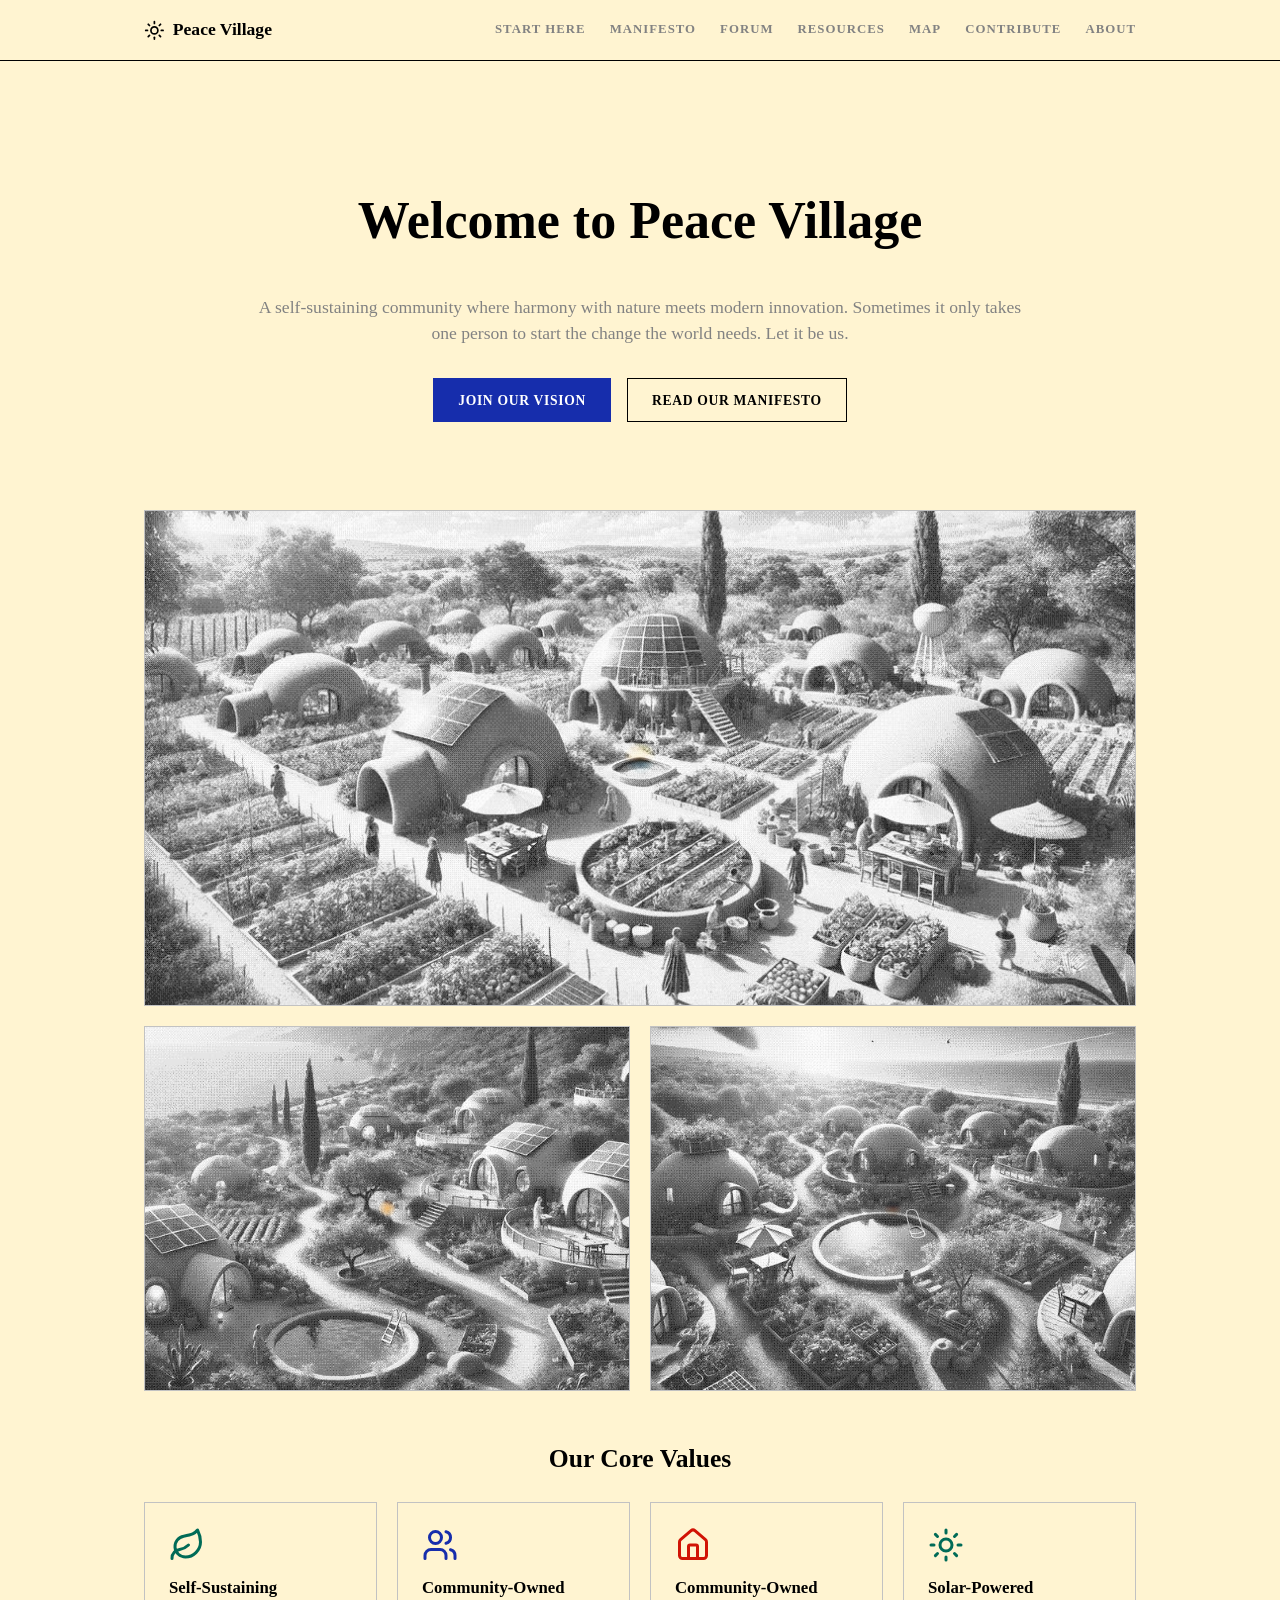
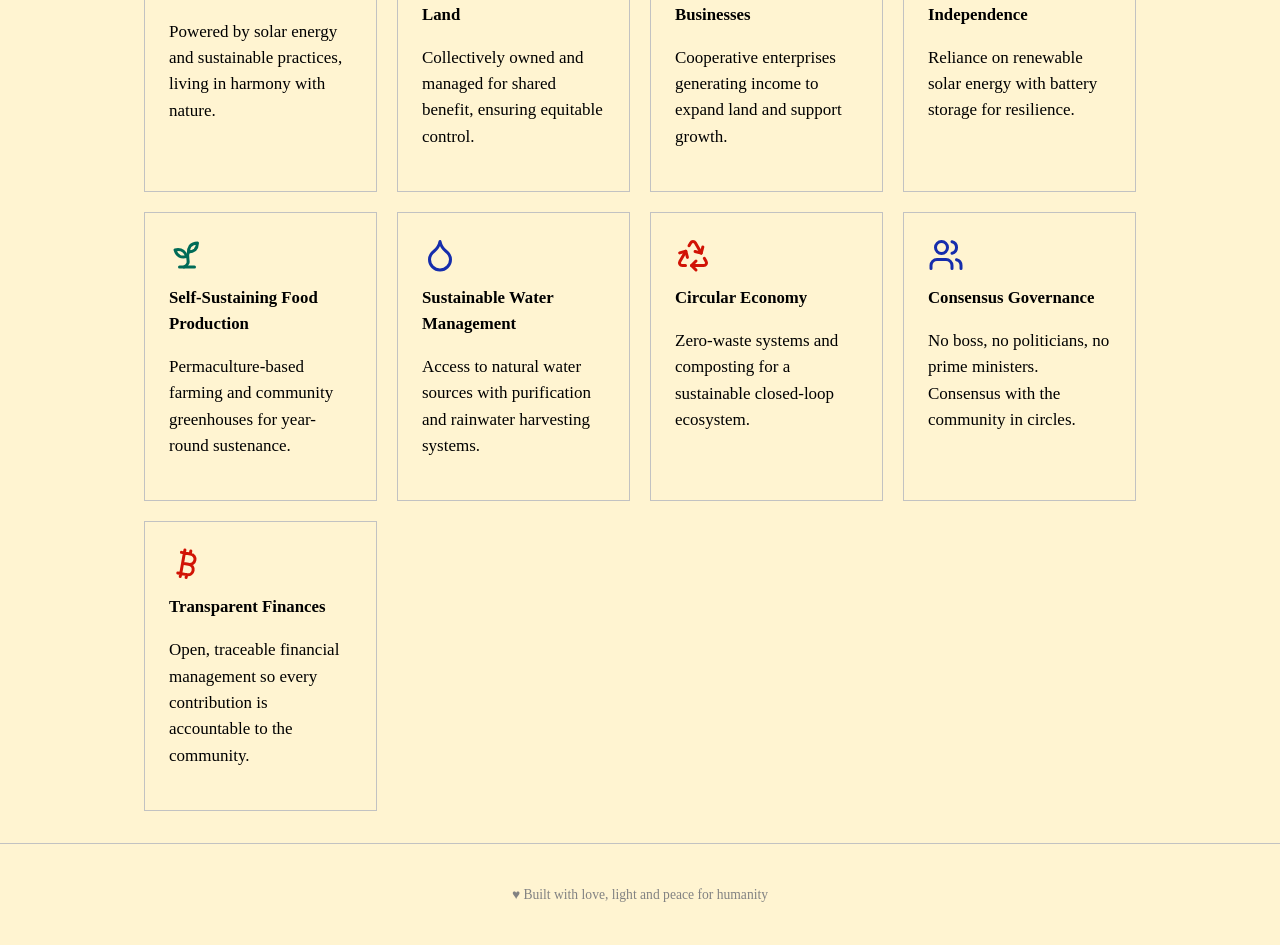
<file: index.html>
<!doctype html>
<html lang="en">
<head>
<meta charset="utf-8">
<meta name="viewport" content="width=device-width, initial-scale=1">
<title>Peace Village</title>
<meta name="description" content="A self-sustaining community where harmony with nature meets modern innovation.">
<link rel="stylesheet" href="assets/css/style.css">
</head>
<body>

<header class="site-header">
  <div class="container bar">
    <a href="index.html" class="brand"><svg class="brand-icon" viewBox="0 0 24 24" fill="none" stroke="currentColor" stroke-width="2" stroke-linecap="round" stroke-linejoin="round"><circle cx="12" cy="12" r="4"/><path d="M12 2v2"/><path d="M12 20v2"/><path d="m4.93 4.93 1.41 1.41"/><path d="m17.66 17.66 1.41 1.41"/><path d="M2 12h2"/><path d="M20 12h2"/><path d="m6.34 17.66-1.41 1.41"/><path d="m19.07 4.93-1.41 1.41"/></svg>Peace Village</a>
    <nav class="main-nav">
      <a href="start-here.html">Start Here</a>
      <a href="manifesto.html">Manifesto</a>
      <a href="forum.html">Forum</a>
      <a href="resources.html">Resources</a>
      <a href="map.html">Map</a>
      <a href="contribute.html">Contribute</a>
      <a href="about.html">About</a>
    </nav>
  </div>
</header>

<main>
  <div class="container">
    <section class="hero">
      <h1>Welcome to Peace Village</h1>
      <p class="lead" style="max-width:48rem;margin:1rem auto 0;">
        A self-sustaining community where harmony with nature meets modern innovation.
        Sometimes it only takes one person to start the change the world needs. Let it be us.
      </p>
      <div class="hero-actions">
        <a href="contribute.html" class="btn btn-primary">Join Our Vision</a>
        <a href="manifesto.html" class="btn btn-outline">Read Our Manifesto</a>
      </div>
    </section>

    <section class="hero-image">
      <div class="dither-reveal" data-reveal-size="22" style="width:100%;height:100%;">
        <img class="color-layer" src="assets/images/hero-color.jpg" alt="Peace Village — dome homes, gardens, and solar panels">
        <img class="dither-layer" src="assets/images/hero-dither.jpg" alt="">
      </div>
    </section>

    <section class="hero-gallery">
      <div class="hero-image">
        <div class="dither-reveal" data-reveal-size="28" style="width:100%;height:100%;">
          <img class="color-layer" src="assets/images/vision-1-color.jpg" alt="Peace Village — dome homes by the coast at sunset">
          <img class="dither-layer" src="assets/images/vision-1-dither.jpg" alt="">
        </div>
      </div>
      <div class="hero-image">
        <div class="dither-reveal" data-reveal-size="28" style="width:100%;height:100%;">
          <img class="color-layer" src="assets/images/vision-2-color.jpg" alt="Peace Village — dome homes with pools and gardens by the sea">
          <img class="dither-layer" src="assets/images/vision-2-dither.jpg" alt="">
        </div>
      </div>
    </section>

    <section>
      <h2 style="text-align:center;margin-top:3rem;">Our Core Values</h2>
      <div class="grid grid-3" style="margin-top:1.5rem;">
        <div class="card">
          <svg class="card-icon icon-green" viewBox="0 0 24 24" fill="none" stroke="currentColor" stroke-width="2" stroke-linecap="round" stroke-linejoin="round"><path d="M11 20A7 7 0 0 1 9.8 6.1C15.5 5 17 4.48 19 2c1 2 2 4.18 2 8 0 5.5-4.78 10-10 10Z"/><path d="M2 21c0-3 1.85-5.36 5.08-6C9.5 14.52 12 13 13 12"/></svg>
          <strong>Self-Sustaining</strong>
          <p>Powered by solar energy and sustainable practices, living in harmony with nature.</p>
        </div>
        <div class="card">
          <svg class="card-icon icon-blue" viewBox="0 0 24 24" fill="none" stroke="currentColor" stroke-width="2" stroke-linecap="round" stroke-linejoin="round"><path d="M16 21v-2a4 4 0 0 0-4-4H6a4 4 0 0 0-4 4v2"/><circle cx="9" cy="7" r="4"/><path d="M22 21v-2a4 4 0 0 0-3-3.87"/><path d="M16 3.13a4 4 0 0 1 0 7.75"/></svg>
          <strong>Community-Owned Land</strong>
          <p>Collectively owned and managed for shared benefit, ensuring equitable control.</p>
        </div>
        <div class="card">
          <svg class="card-icon icon-red" viewBox="0 0 24 24" fill="none" stroke="currentColor" stroke-width="2" stroke-linecap="round" stroke-linejoin="round"><path d="M15 21v-8a1 1 0 0 0-1-1h-4a1 1 0 0 0-1 1v8"/><path d="M3 10a2 2 0 0 1 .709-1.528l7-5.999a2 2 0 0 1 2.582 0l7 5.999A2 2 0 0 1 21 10v9a2 2 0 0 1-2 2H5a2 2 0 0 1-2-2z"/></svg>
          <strong>Community-Owned Businesses</strong>
          <p>Cooperative enterprises generating income to expand land and support growth.</p>
        </div>
        <div class="card">
          <svg class="card-icon icon-green" viewBox="0 0 24 24" fill="none" stroke="currentColor" stroke-width="2" stroke-linecap="round" stroke-linejoin="round"><circle cx="12" cy="12" r="4"/><path d="M12 2v2"/><path d="M12 20v2"/><path d="m4.93 4.93 1.41 1.41"/><path d="m17.66 17.66 1.41 1.41"/><path d="M2 12h2"/><path d="M20 12h2"/><path d="m6.34 17.66-1.41 1.41"/><path d="m19.07 4.93-1.41 1.41"/></svg>
          <strong>Solar-Powered Independence</strong>
          <p>Reliance on renewable solar energy with battery storage for resilience.</p>
        </div>
        <div class="card">
          <svg class="card-icon icon-green" viewBox="0 0 24 24" fill="none" stroke="currentColor" stroke-width="2" stroke-linecap="round" stroke-linejoin="round"><path d="M7 20h10"/><path d="M10 20c5.5-2.5.8-6.4 3-10"/><path d="M9.5 9.4c1.1.8 1.8 2.2 2.3 3.7-2 .4-3.5.4-4.8-.3-1.2-.6-2.3-1.9-3-4.2 2.8-.5 4.4 0 5.5.8z"/><path d="M14.1 6a7 7 0 0 0-1.1 4c1.9-.1 3.3-.6 4.3-1.4 1-1 1.6-2.3 1.7-4.6-2.7.1-4 1-4.9 2z"/></svg>
          <strong>Self-Sustaining Food Production</strong>
          <p>Permaculture-based farming and community greenhouses for year-round sustenance.</p>
        </div>
        <div class="card">
          <svg class="card-icon icon-blue" viewBox="0 0 24 24" fill="none" stroke="currentColor" stroke-width="2" stroke-linecap="round" stroke-linejoin="round"><path d="M12 22a7 7 0 0 0 7-7c0-2-1-3.9-3-5.5s-3.5-4-4-6.5c-.5 2.5-2 4.9-4 6.5C6 11.1 5 13 5 15a7 7 0 0 0 7 7z"/></svg>
          <strong>Sustainable Water Management</strong>
          <p>Access to natural water sources with purification and rainwater harvesting systems.</p>
        </div>
        <div class="card">
          <svg class="card-icon icon-red" viewBox="0 0 24 24" fill="none" stroke="currentColor" stroke-width="2" stroke-linecap="round" stroke-linejoin="round"><path d="M7 19H4.815a1.83 1.83 0 0 1-1.57-.881 1.785 1.785 0 0 1-.004-1.784L7.196 9.5"/><path d="M11 19h8.203a1.83 1.83 0 0 0 1.556-.89 1.784 1.784 0 0 0 0-1.775l-1.226-2.12"/><path d="m14 16-3 3 3 3"/><path d="M8.293 13.596 7.196 9.5 3.1 10.598"/><path d="m9.344 5.811 1.093-1.892A1.83 1.83 0 0 1 11.985 3a1.784 1.784 0 0 1 1.546.888l3.943 6.843"/><path d="m13.378 9.633 4.096 1.098 1.097-4.096"/></svg>
          <strong>Circular Economy</strong>
          <p>Zero-waste systems and composting for a sustainable closed-loop ecosystem.</p>
        </div>
        <div class="card">
          <svg class="card-icon icon-blue" viewBox="0 0 24 24" fill="none" stroke="currentColor" stroke-width="2" stroke-linecap="round" stroke-linejoin="round"><path d="M16 21v-2a4 4 0 0 0-4-4H6a4 4 0 0 0-4 4v2"/><circle cx="9" cy="7" r="4"/><path d="M22 21v-2a4 4 0 0 0-3-3.87"/><path d="M16 3.13a4 4 0 0 1 0 7.75"/></svg>
          <strong>Consensus Governance</strong>
          <p>No boss, no politicians, no prime ministers. Consensus with the community in circles.</p>
        </div>
        <div class="card">
          <svg class="card-icon icon-red" viewBox="0 0 24 24" fill="none" stroke="currentColor" stroke-width="2" stroke-linecap="round" stroke-linejoin="round"><path d="M11.767 19.089c4.924.868 6.14-6.025 1.216-6.894m-1.216 6.894L5.86 18.047m5.908 1.042-.347 1.97m1.563-8.864c4.924.869 6.14-6.025 1.215-6.893m-1.215 6.893-3.94-.694m5.155-6.2L8.29 4.26m5.908 1.042.348-1.97M7.48 20.364l3.126-17.727"/></svg>
          <strong>Transparent Finances</strong>
          <p>Open, traceable financial management so every contribution is accountable to the community.</p>
        </div>
      </div>
    </section>
  </div>
</main>

<footer class="site-footer">
  <div class="container">
    <span>♥ Built with love, light and peace for humanity</span>
  </div>
</footer>

<script src="assets/js/site.js"></script>
<script src="assets/js/dither-reveal.js"></script>
</body>
</html>
</file>
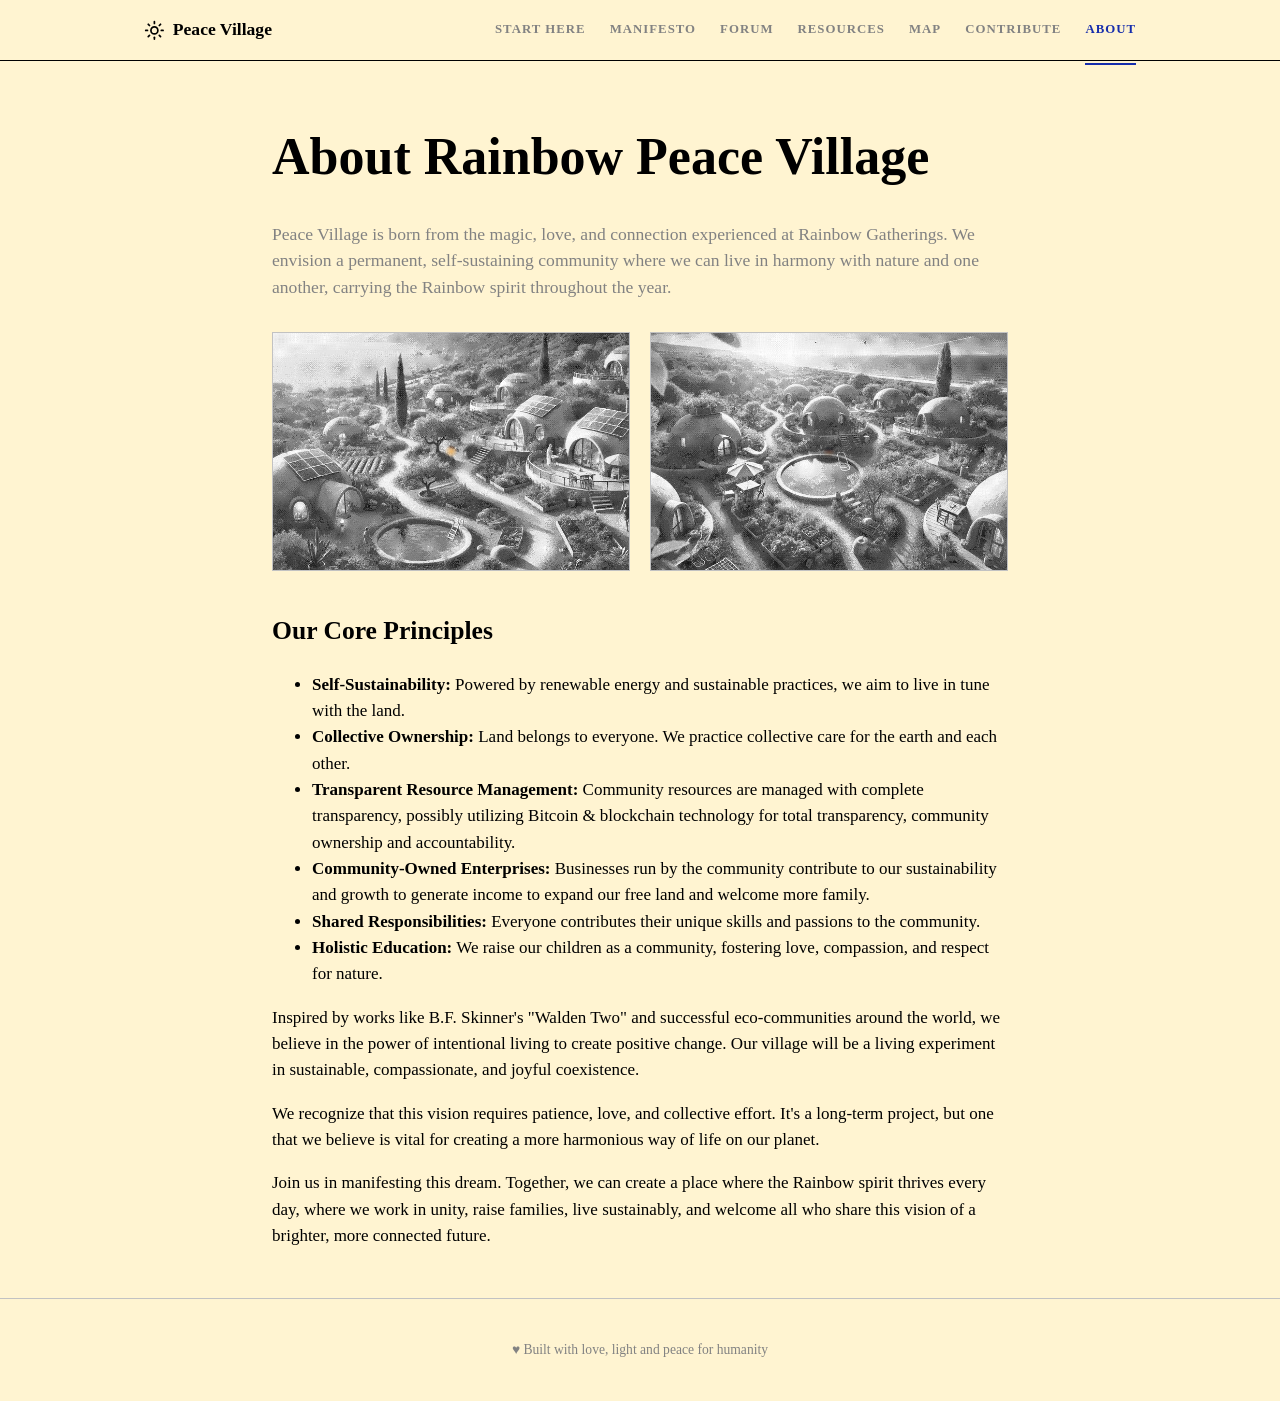
<file: about.html>
<!doctype html>
<html lang="en">
<head>
<meta charset="utf-8">
<meta name="viewport" content="width=device-width, initial-scale=1">
<title>About — Peace Village</title>
<link rel="stylesheet" href="assets/css/style.css">
</head>
<body>

<header class="site-header">
  <div class="container bar">
    <a href="index.html" class="brand"><svg class="brand-icon" viewBox="0 0 24 24" fill="none" stroke="currentColor" stroke-width="2" stroke-linecap="round" stroke-linejoin="round"><circle cx="12" cy="12" r="4"/><path d="M12 2v2"/><path d="M12 20v2"/><path d="m4.93 4.93 1.41 1.41"/><path d="m17.66 17.66 1.41 1.41"/><path d="M2 12h2"/><path d="M20 12h2"/><path d="m6.34 17.66-1.41 1.41"/><path d="m19.07 4.93-1.41 1.41"/></svg>Peace Village</a>
    <nav class="main-nav">
      <a href="start-here.html">Start Here</a>
      <a href="manifesto.html">Manifesto</a>
      <a href="forum.html">Forum</a>
      <a href="resources.html">Resources</a>
      <a href="map.html">Map</a>
      <a href="contribute.html">Contribute</a>
      <a href="about.html">About</a>
    </nav>
  </div>
</header>

<main>
  <div class="container" style="max-width:48rem;">
    <h1>About Rainbow Peace Village</h1>
    <p class="lead">
      Peace Village is born from the magic, love, and connection experienced at Rainbow Gatherings.
      We envision a permanent, self-sustaining community where we can live in harmony with nature and
      one another, carrying the Rainbow spirit throughout the year.
    </p>

    <div class="vision-gallery">
      <figure>
        <div class="dither-reveal" data-reveal-size="28" style="width:100%;height:100%;">
          <img class="color-layer" src="assets/images/vision-1-color.jpg" alt="Peace Village vision — dome homes with solar panels overlooking the coast">
          <img class="dither-layer" src="assets/images/vision-1-dither.jpg" alt="">
        </div>
      </figure>
      <figure>
        <div class="dither-reveal" data-reveal-size="28" style="width:100%;height:100%;">
          <img class="color-layer" src="assets/images/vision-2-color.jpg" alt="Peace Village vision — community gardens and shared pool at sunset by the sea">
          <img class="dither-layer" src="assets/images/vision-2-dither.jpg" alt="">
        </div>
      </figure>
    </div>
    <h2>Our Core Principles</h2>
    <ul>
      <li><strong>Self-Sustainability:</strong> Powered by renewable energy and sustainable practices, we aim to live in tune with the land.</li>
      <li><strong>Collective Ownership:</strong> Land belongs to everyone. We practice collective care for the earth and each other.</li>
      <li><strong>Transparent Resource Management:</strong> Community resources are managed with complete transparency, possibly utilizing Bitcoin &amp; blockchain technology for total transparency, community ownership and accountability.</li>
      <li><strong>Community-Owned Enterprises:</strong> Businesses run by the community contribute to our sustainability and growth to generate income to expand our free land and welcome more family.</li>
      <li><strong>Shared Responsibilities:</strong> Everyone contributes their unique skills and passions to the community.</li>
      <li><strong>Holistic Education:</strong> We raise our children as a community, fostering love, compassion, and respect for nature.</li>
    </ul>

    <p>
      Inspired by works like B.F. Skinner's "Walden Two" and successful eco-communities around the
      world, we believe in the power of intentional living to create positive change. Our village will
      be a living experiment in sustainable, compassionate, and joyful coexistence.
    </p>
    <p>
      We recognize that this vision requires patience, love, and collective effort. It's a long-term
      project, but one that we believe is vital for creating a more harmonious way of life on our planet.
    </p>
    <p>
      Join us in manifesting this dream. Together, we can create a place where the Rainbow spirit
      thrives every day, where we work in unity, raise families, live sustainably, and welcome all who
      share this vision of a brighter, more connected future.
    </p>
  </div>
</main>

<footer class="site-footer">
  <div class="container"><span>♥ Built with love, light and peace for humanity</span></div>
</footer>

<script src="assets/js/site.js"></script>
<script src="assets/js/dither-reveal.js"></script>
</body>
</html>
</file>
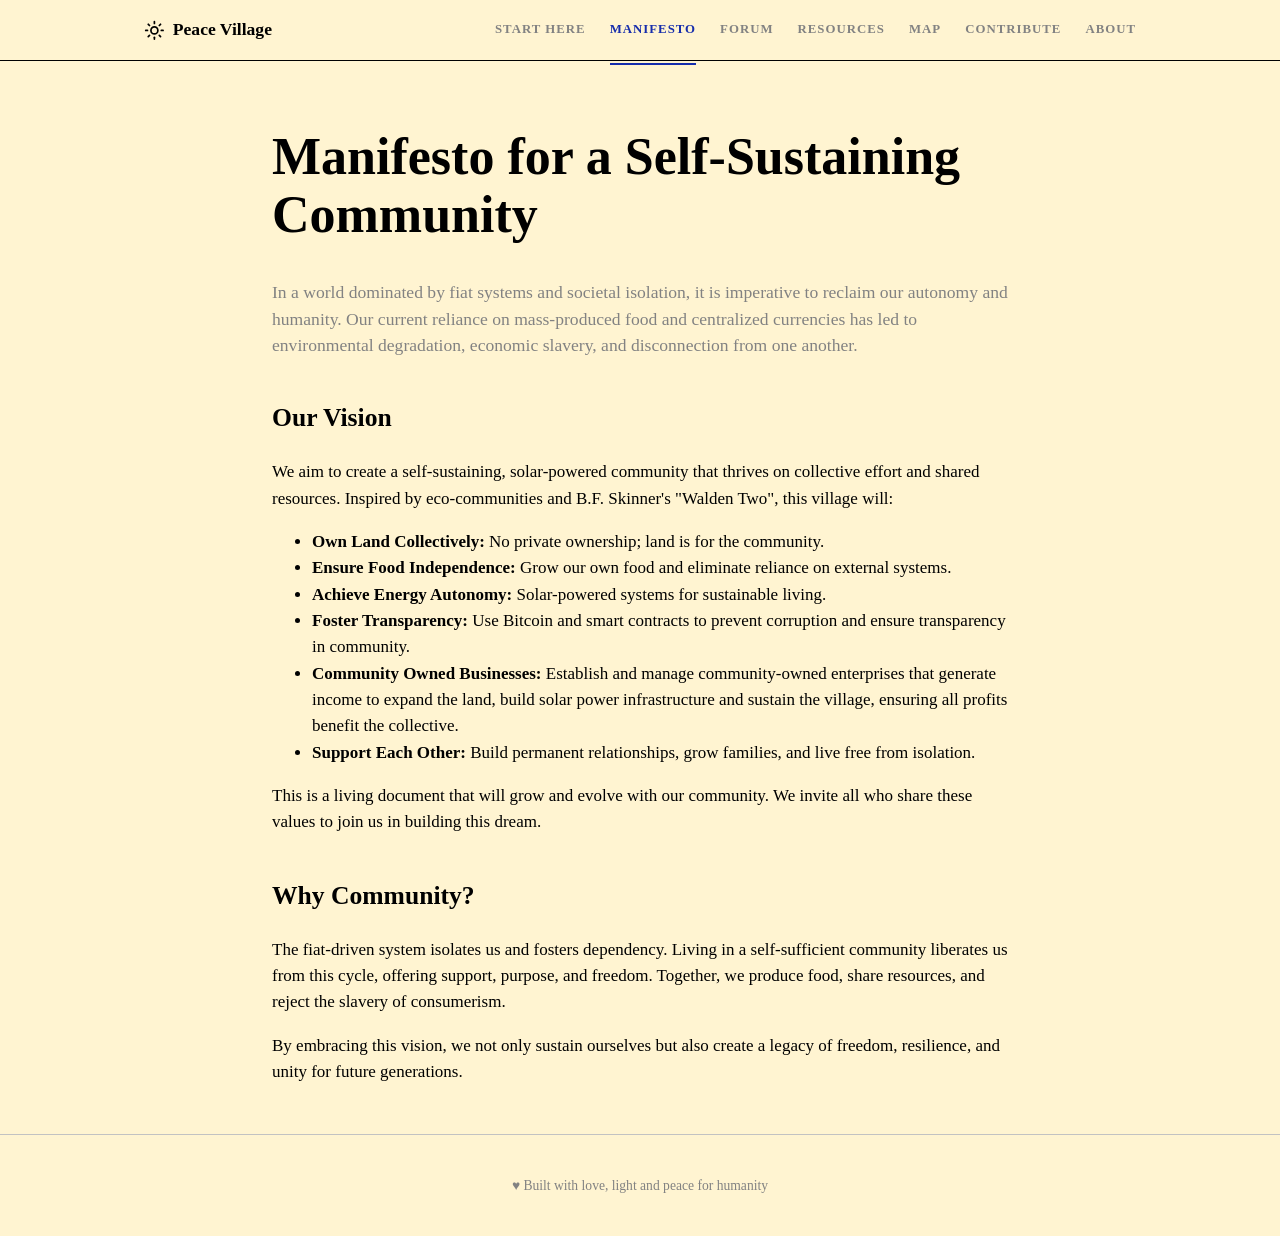
<file: manifesto.html>
<!doctype html>
<html lang="en">
<head>
<meta charset="utf-8">
<meta name="viewport" content="width=device-width, initial-scale=1">
<title>Manifesto — Peace Village</title>
<link rel="stylesheet" href="assets/css/style.css">
</head>
<body>

<header class="site-header">
  <div class="container bar">
    <a href="index.html" class="brand"><svg class="brand-icon" viewBox="0 0 24 24" fill="none" stroke="currentColor" stroke-width="2" stroke-linecap="round" stroke-linejoin="round"><circle cx="12" cy="12" r="4"/><path d="M12 2v2"/><path d="M12 20v2"/><path d="m4.93 4.93 1.41 1.41"/><path d="m17.66 17.66 1.41 1.41"/><path d="M2 12h2"/><path d="M20 12h2"/><path d="m6.34 17.66-1.41 1.41"/><path d="m19.07 4.93-1.41 1.41"/></svg>Peace Village</a>
    <nav class="main-nav">
      <a href="start-here.html">Start Here</a>
      <a href="manifesto.html">Manifesto</a>
      <a href="forum.html">Forum</a>
      <a href="resources.html">Resources</a>
      <a href="map.html">Map</a>
      <a href="contribute.html">Contribute</a>
      <a href="about.html">About</a>
    </nav>
  </div>
</header>

<main>
  <div class="container" style="max-width:48rem;">
    <h1>Manifesto for a Self-Sustaining Community</h1>
    <p class="lead">
      In a world dominated by fiat systems and societal isolation, it is imperative to reclaim our
      autonomy and humanity. Our current reliance on mass-produced food and centralized currencies
      has led to environmental degradation, economic slavery, and disconnection from one another.
    </p>

    <h2>Our Vision</h2>
    <p>
      We aim to create a self-sustaining, solar-powered community that thrives on collective effort
      and shared resources. Inspired by eco-communities and B.F. Skinner's "Walden Two", this village will:
    </p>
    <ul>
      <li><strong>Own Land Collectively:</strong> No private ownership; land is for the community.</li>
      <li><strong>Ensure Food Independence:</strong> Grow our own food and eliminate reliance on external systems.</li>
      <li><strong>Achieve Energy Autonomy:</strong> Solar-powered systems for sustainable living.</li>
      <li><strong>Foster Transparency:</strong> Use Bitcoin and smart contracts to prevent corruption and ensure transparency in community.</li>
      <li><strong>Community Owned Businesses:</strong> Establish and manage community-owned enterprises that generate income to expand the land, build solar power infrastructure and sustain the village, ensuring all profits benefit the collective.</li>
      <li><strong>Support Each Other:</strong> Build permanent relationships, grow families, and live free from isolation.</li>
    </ul>
    <p>
      This is a living document that will grow and evolve with our community. We invite all who share
      these values to join us in building this dream.
    </p>

    <h2>Why Community?</h2>
    <p>
      The fiat-driven system isolates us and fosters dependency. Living in a self-sufficient community
      liberates us from this cycle, offering support, purpose, and freedom. Together, we produce food,
      share resources, and reject the slavery of consumerism.
    </p>
    <p>
      By embracing this vision, we not only sustain ourselves but also create a legacy of freedom,
      resilience, and unity for future generations.
    </p>
  </div>
</main>

<footer class="site-footer">
  <div class="container">
    <span>♥ Built with love, light and peace for humanity</span>
  </div>
</footer>

<script src="assets/js/site.js"></script>
</body>
</html>
</file>
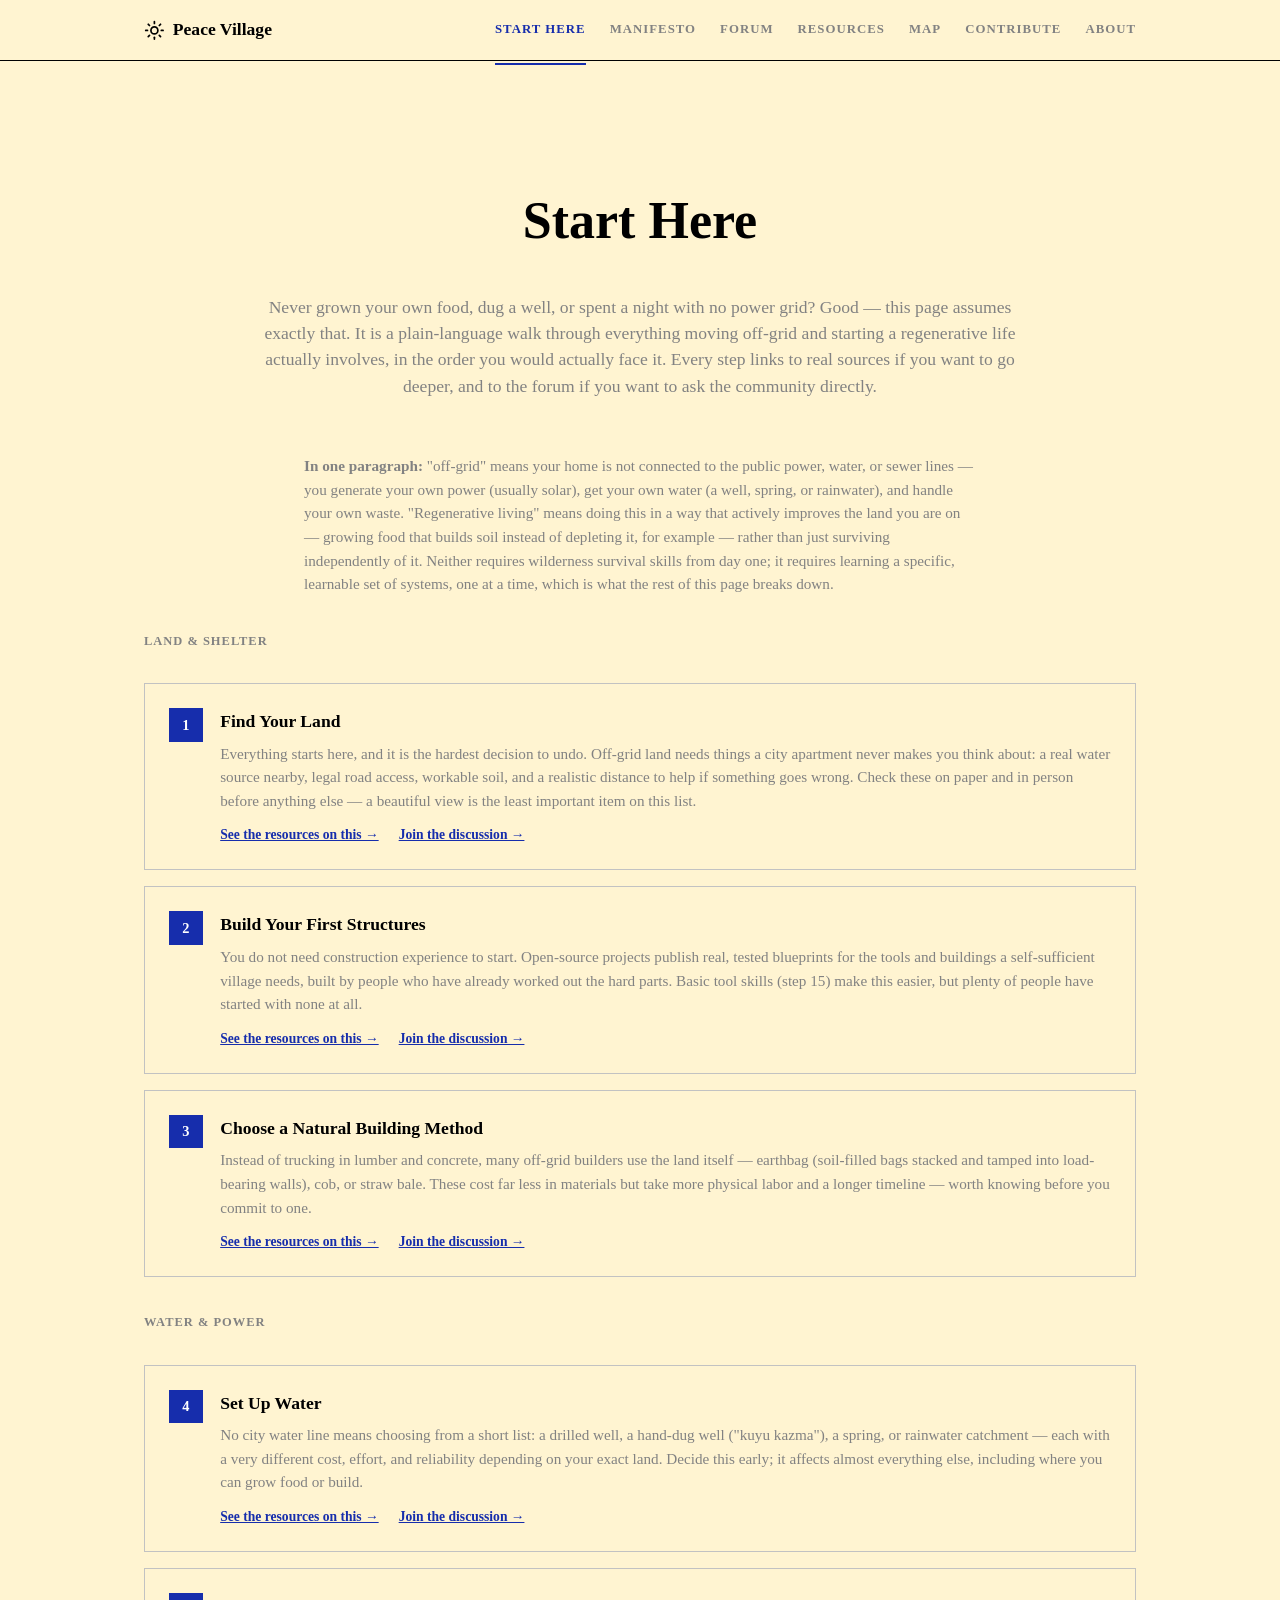
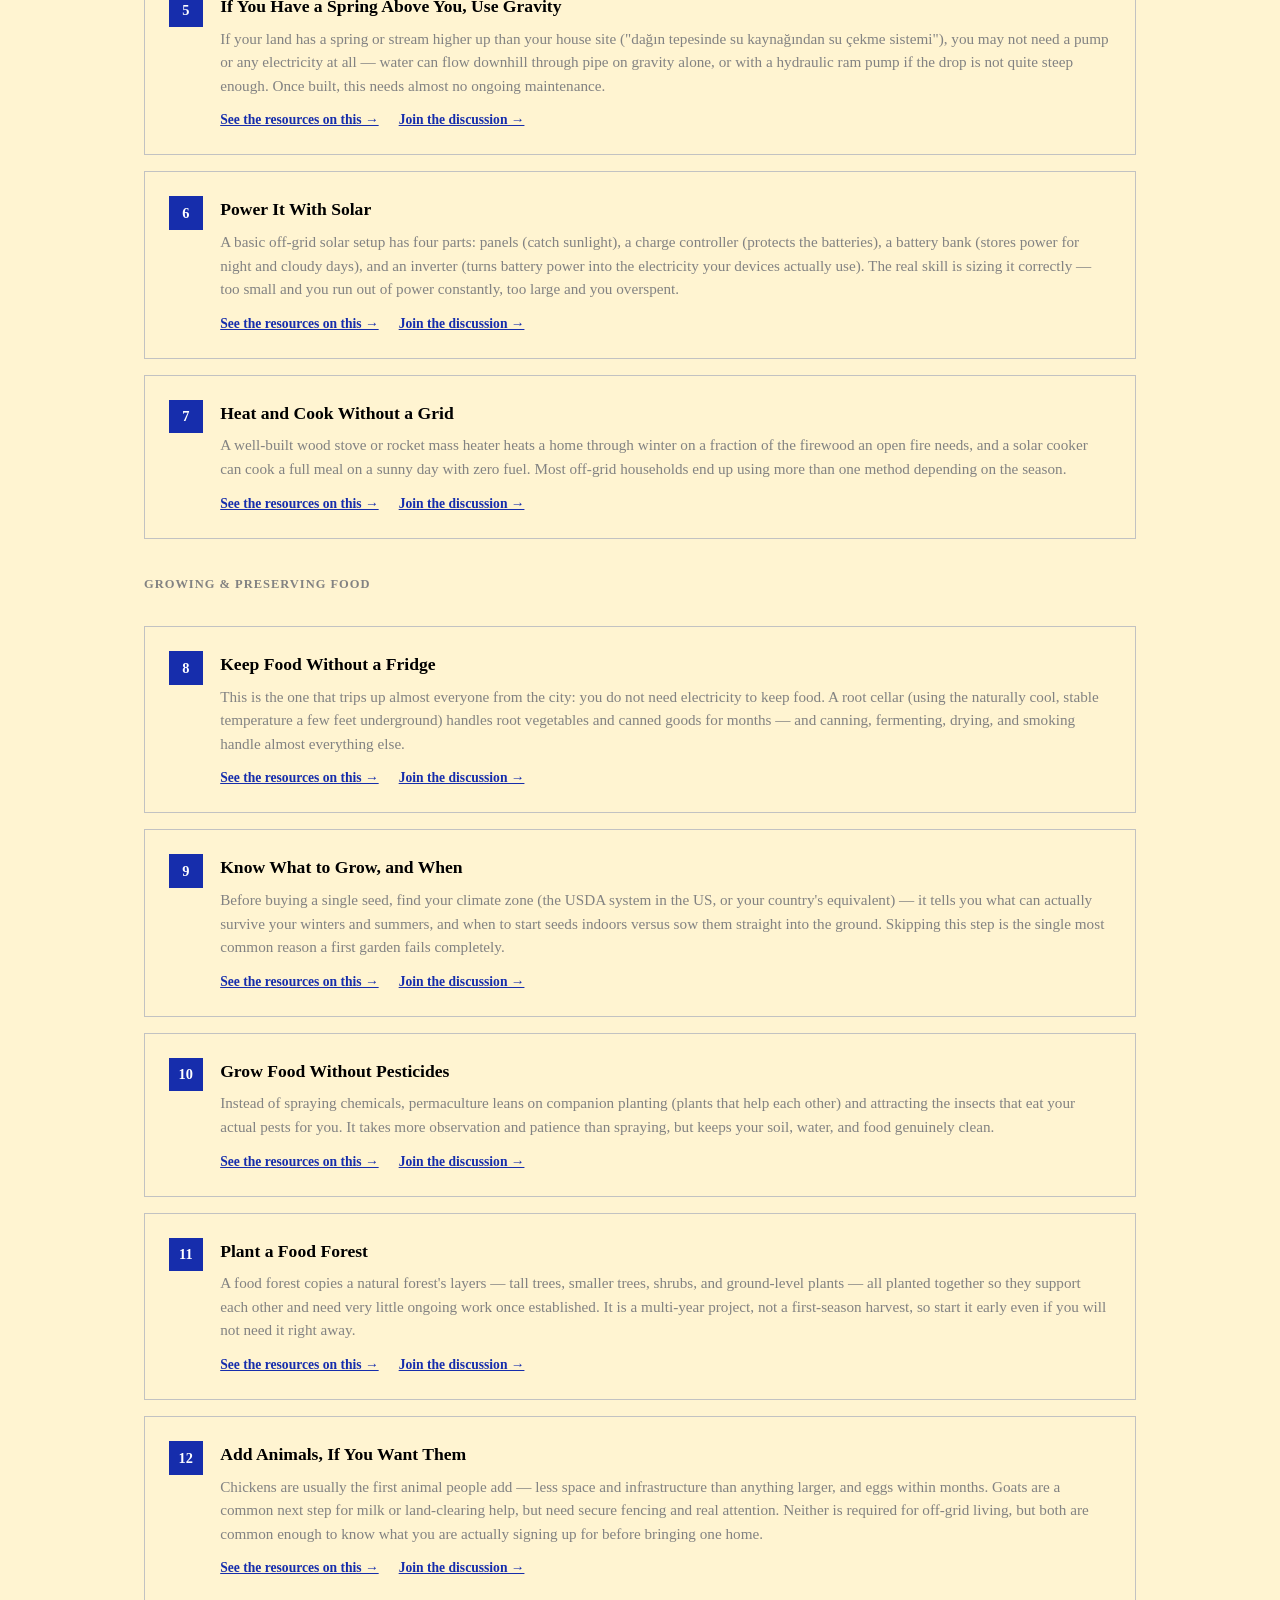
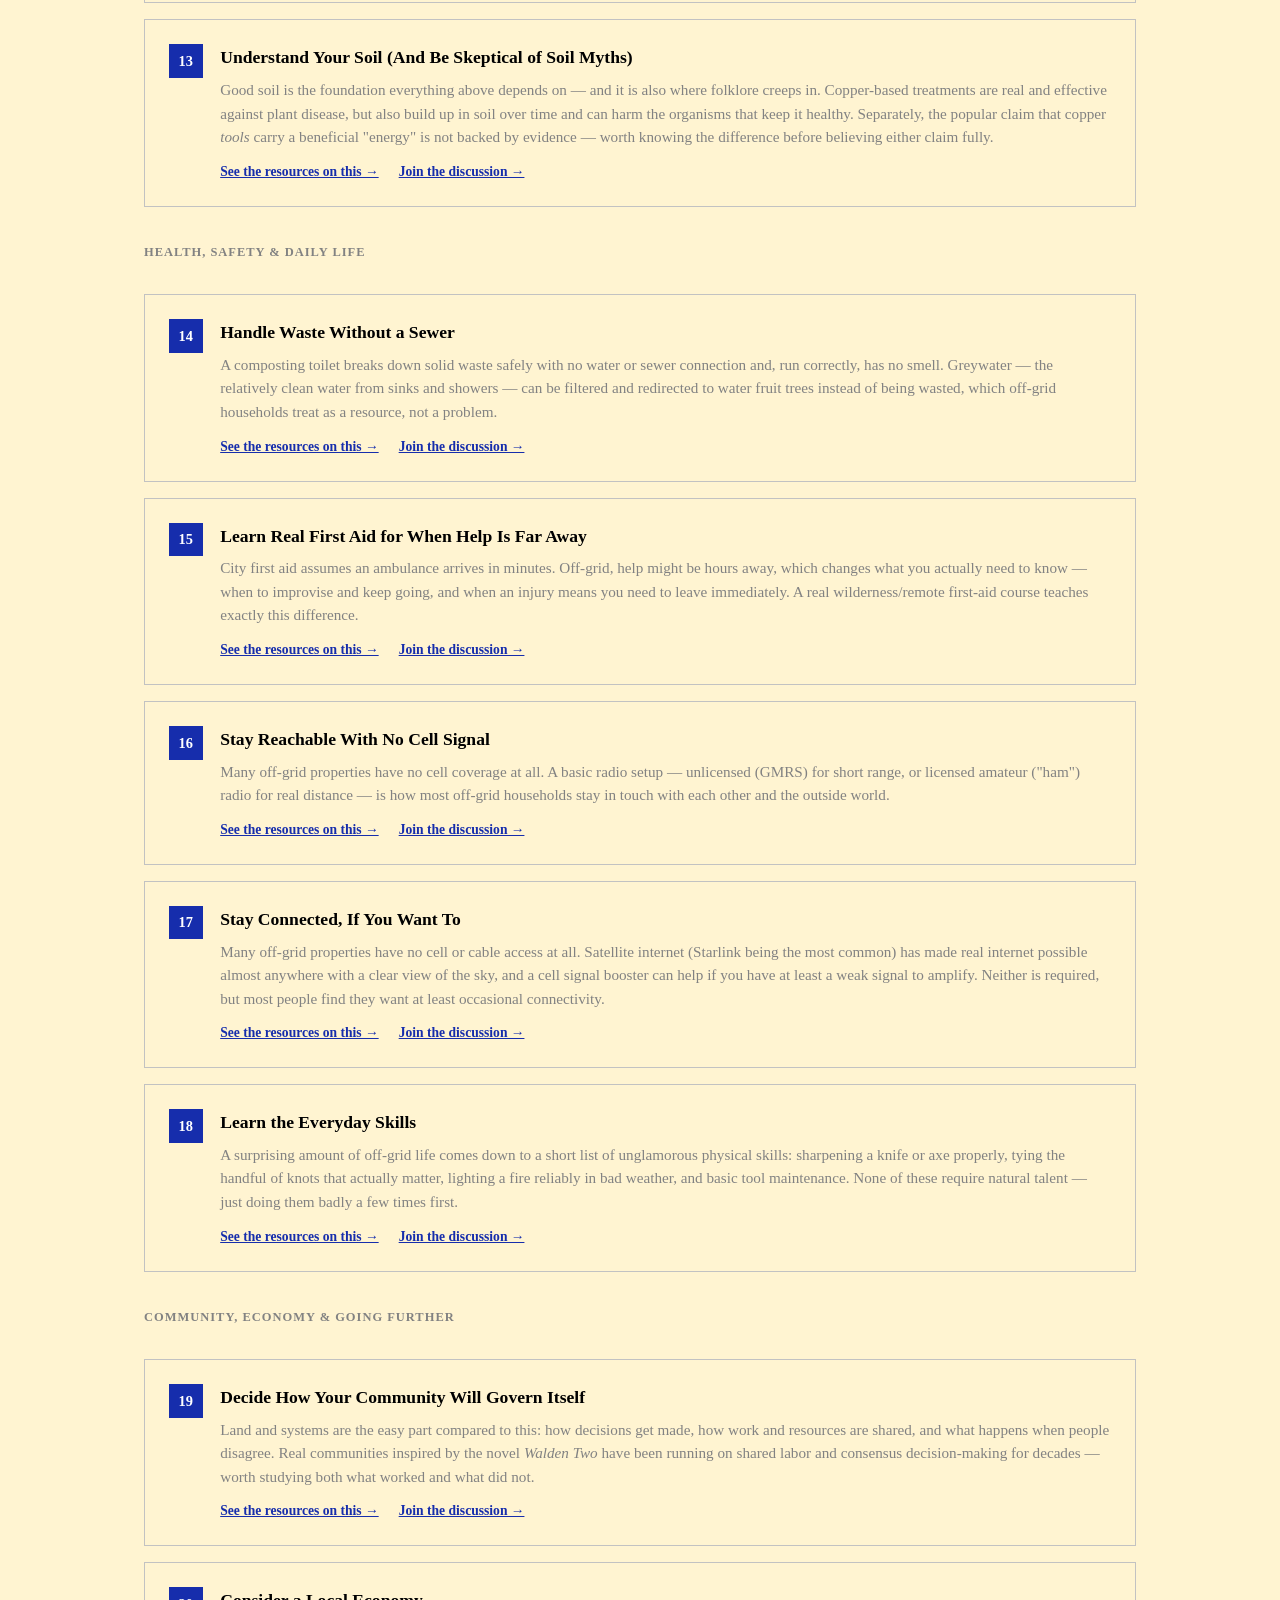
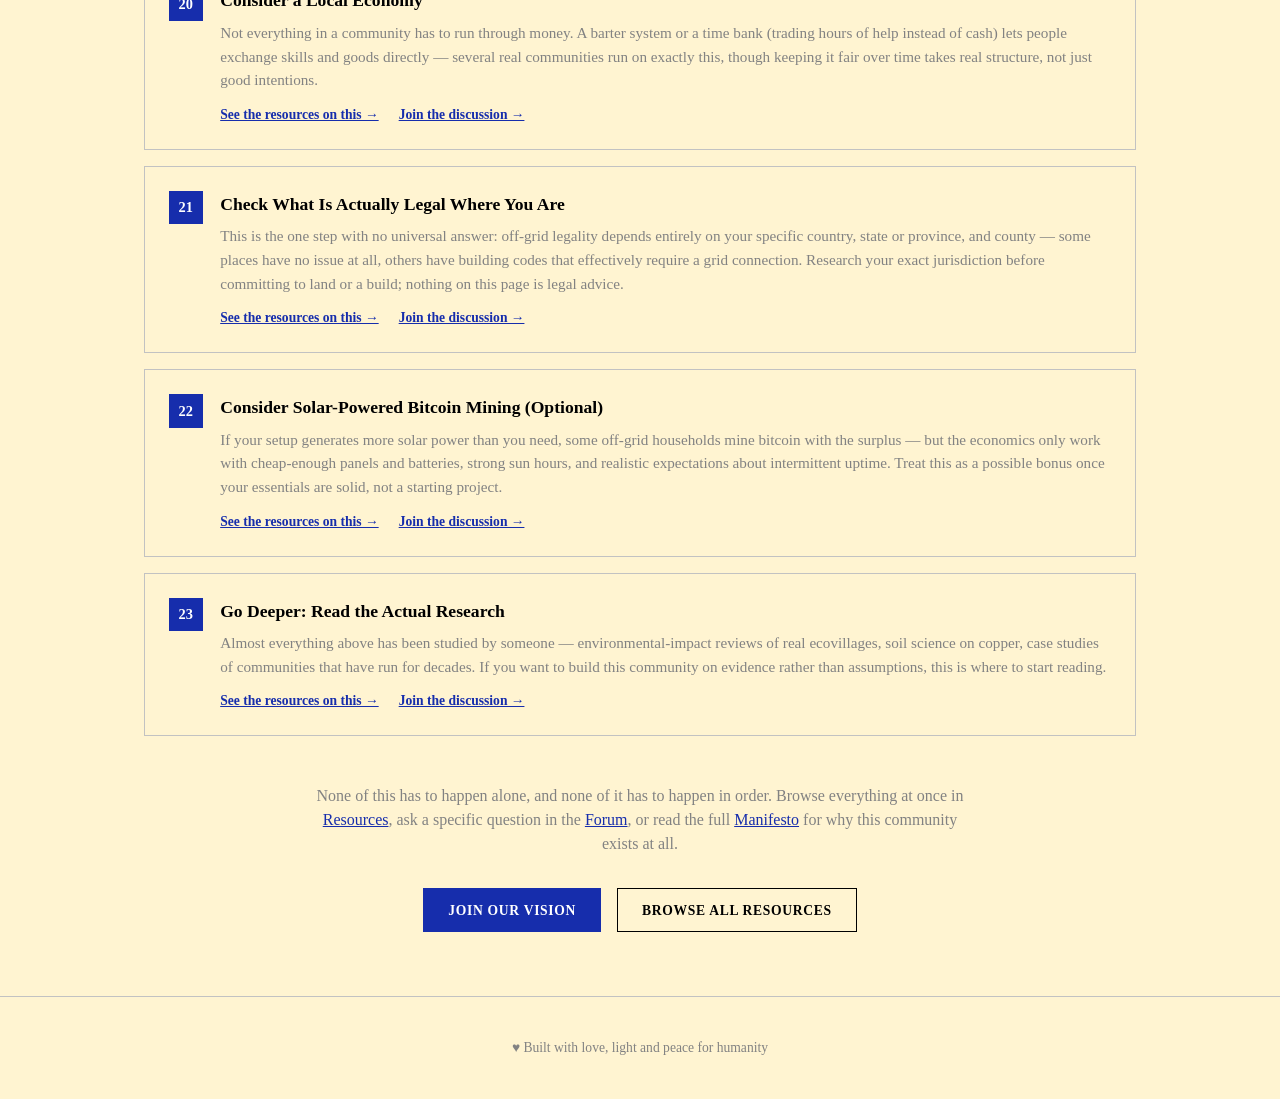
<file: start-here.html>
<!doctype html>
<html lang="en">
<head>
<meta charset="utf-8">
<meta name="viewport" content="width=device-width, initial-scale=1">
<title>Start Here — Peace Village</title>
<meta name="description" content="New to off-grid and regenerative living? A step-by-step path from zero — land, water, power, food, health and community — with real sources to go deeper and a community to ask.">
<link rel="stylesheet" href="assets/css/style.css">
</head>
<body>

<header class="site-header">
  <div class="container bar">
    <a href="index.html" class="brand"><svg class="brand-icon" viewBox="0 0 24 24" fill="none" stroke="currentColor" stroke-width="2" stroke-linecap="round" stroke-linejoin="round"><circle cx="12" cy="12" r="4"/><path d="M12 2v2"/><path d="M12 20v2"/><path d="m4.93 4.93 1.41 1.41"/><path d="m17.66 17.66 1.41 1.41"/><path d="M2 12h2"/><path d="M20 12h2"/><path d="m6.34 17.66-1.41 1.41"/><path d="m19.07 4.93-1.41 1.41"/></svg>Peace Village</a>
    <nav class="main-nav">
      <a href="start-here.html" class="active">Start Here</a>
      <a href="manifesto.html">Manifesto</a>
      <a href="forum.html">Forum</a>
      <a href="resources.html">Resources</a>
      <a href="map.html">Map</a>
      <a href="contribute.html">Contribute</a>
      <a href="about.html">About</a>
    </nav>
  </div>
</header>

<main>
  <div class="container">
    <section class="hero">
      <h1>Start Here</h1>
      <p class="lead" style="max-width:48rem;margin:1rem auto 0;">
        Never grown your own food, dug a well, or spent a night with no power grid? Good — this page assumes
        exactly that. It is a plain-language walk through everything moving off-grid and starting a
        regenerative life actually involves, in the order you would actually face it. Every step links to
        real sources if you want to go deeper, and to the forum if you want to ask the community directly.
      </p>
    </section>

    <section style="max-width:42rem;margin:0 auto 1rem;">
      <p style="font-size:0.95rem;color:hsl(var(--muted-foreground));">
        <strong>In one paragraph:</strong> "off-grid" means your home is not connected to the public power,
        water, or sewer lines — you generate your own power (usually solar), get your own water (a well,
        spring, or rainwater), and handle your own waste. "Regenerative living" means doing this in a way
        that actively improves the land you are on — growing food that builds soil instead of depleting it,
        for example — rather than just surviving independently of it. Neither requires wilderness survival
        skills from day one; it requires learning a specific, learnable set of systems, one at a time, which
        is what the rest of this page breaks down.
      </p>
    </section>

    <p class="step-section-label">Land &amp; Shelter</p>
    <div class="step-list">

      <div class="card step-card">
        <div class="step-num">1</div>
        <div class="step-body">
          <h3>Find Your Land</h3>
          <p>Everything starts here, and it is the hardest decision to undo. Off-grid land needs things a
          city apartment never makes you think about: a real water source nearby, legal road access,
          workable soil, and a realistic distance to help if something goes wrong. Check these on paper and
          in person before anything else — a beautiful view is the least important item on this list.</p>
          <div class="step-links">
            <a href="resources.html?q=Land%20%26%20Location">See the resources on this →</a>
            <a href="forum.html">Join the discussion →</a>
          </div>
        </div>
      </div>

      <div class="card step-card">
        <div class="step-num">2</div>
        <div class="step-body">
          <h3>Build Your First Structures</h3>
          <p>You do not need construction experience to start. Open-source projects publish real, tested
          blueprints for the tools and buildings a self-sufficient village needs, built by people who have
          already worked out the hard parts. Basic tool skills (step 15) make this easier, but plenty of
          people have started with none at all.</p>
          <div class="step-links">
            <a href="resources.html?q=Building%20a%20Village">See the resources on this →</a>
            <a href="forum.html">Join the discussion →</a>
          </div>
        </div>
      </div>

      <div class="card step-card">
        <div class="step-num">3</div>
        <div class="step-body">
          <h3>Choose a Natural Building Method</h3>
          <p>Instead of trucking in lumber and concrete, many off-grid builders use the land itself —
          earthbag (soil-filled bags stacked and tamped into load-bearing walls), cob, or straw bale. These
          cost far less in materials but take more physical labor and a longer timeline — worth knowing
          before you commit to one.</p>
          <div class="step-links">
            <a href="resources.html?q=Natural%20Building">See the resources on this →</a>
            <a href="forum.html">Join the discussion →</a>
          </div>
        </div>
      </div>
    </div>

    <p class="step-section-label">Water &amp; Power</p>
    <div class="step-list">

      <div class="card step-card">
        <div class="step-num">4</div>
        <div class="step-body">
          <h3>Set Up Water</h3>
          <p>No city water line means choosing from a short list: a drilled well, a hand-dug well
          ("kuyu kazma"), a spring, or rainwater catchment — each with a very different cost, effort, and
          reliability depending on your exact land. Decide this early; it affects almost everything else,
          including where you can grow food or build.</p>
          <div class="step-links">
            <a href="resources.html?q=Off-Grid%20Water%20Systems">See the resources on this →</a>
            <a href="forum.html">Join the discussion →</a>
          </div>
        </div>
      </div>

      <div class="card step-card">
        <div class="step-num">5</div>
        <div class="step-body">
          <h3>If You Have a Spring Above You, Use Gravity</h3>
          <p>If your land has a spring or stream higher up than your house site ("dağın tepesinde su
          kaynağından su çekme sistemi"), you may not need a pump or any electricity at all — water can flow
          downhill through pipe on gravity alone, or with a hydraulic ram pump if the drop is not quite steep
          enough. Once built, this needs almost no ongoing maintenance.</p>
          <div class="step-links">
            <a href="resources.html?q=Gravity-Fed%20Spring%20Systems">See the resources on this →</a>
            <a href="forum.html">Join the discussion →</a>
          </div>
        </div>
      </div>

      <div class="card step-card">
        <div class="step-num">6</div>
        <div class="step-body">
          <h3>Power It With Solar</h3>
          <p>A basic off-grid solar setup has four parts: panels (catch sunlight), a charge controller
          (protects the batteries), a battery bank (stores power for night and cloudy days), and an inverter
          (turns battery power into the electricity your devices actually use). The real skill is sizing it
          correctly — too small and you run out of power constantly, too large and you overspent.</p>
          <div class="step-links">
            <a href="resources.html?q=Solar%20Energy">See the resources on this →</a>
            <a href="forum.html">Join the discussion →</a>
          </div>
        </div>
      </div>

      <div class="card step-card">
        <div class="step-num">7</div>
        <div class="step-body">
          <h3>Heat and Cook Without a Grid</h3>
          <p>A well-built wood stove or rocket mass heater heats a home through winter on a fraction of the
          firewood an open fire needs, and a solar cooker can cook a full meal on a sunny day with zero fuel.
          Most off-grid households end up using more than one method depending on the season.</p>
          <div class="step-links">
            <a href="resources.html?q=Off-Grid%20Heating%20%26%20Cooking">See the resources on this →</a>
            <a href="forum.html">Join the discussion →</a>
          </div>
        </div>
      </div>
    </div>

    <p class="step-section-label">Growing &amp; Preserving Food</p>
    <div class="step-list">

      <div class="card step-card">
        <div class="step-num">8</div>
        <div class="step-body">
          <h3>Keep Food Without a Fridge</h3>
          <p>This is the one that trips up almost everyone from the city: you do not need electricity to
          keep food. A root cellar (using the naturally cool, stable temperature a few feet underground)
          handles root vegetables and canned goods for months — and canning, fermenting, drying, and smoking
          handle almost everything else.</p>
          <div class="step-links">
            <a href="resources.html?q=Food%20Preservation%20%26%20Cold%20Storage">See the resources on this →</a>
            <a href="forum.html">Join the discussion →</a>
          </div>
        </div>
      </div>

      <div class="card step-card">
        <div class="step-num">9</div>
        <div class="step-body">
          <h3>Know What to Grow, and When</h3>
          <p>Before buying a single seed, find your climate zone (the USDA system in the US, or your
          country's equivalent) — it tells you what can actually survive your winters and summers, and when
          to start seeds indoors versus sow them straight into the ground. Skipping this step is the single
          most common reason a first garden fails completely.</p>
          <div class="step-links">
            <a href="resources.html?q=Seed%20Starting%20%26%20Climate-Appropriate%20Growing">See the resources on this →</a>
            <a href="forum.html">Join the discussion →</a>
          </div>
        </div>
      </div>

      <div class="card step-card">
        <div class="step-num">10</div>
        <div class="step-body">
          <h3>Grow Food Without Pesticides</h3>
          <p>Instead of spraying chemicals, permaculture leans on companion planting (plants that help each
          other) and attracting the insects that eat your actual pests for you. It takes more observation and
          patience than spraying, but keeps your soil, water, and food genuinely clean.</p>
          <div class="step-links">
            <a href="resources.html?q=No-Pesticide%20Permaculture">See the resources on this →</a>
            <a href="forum.html">Join the discussion →</a>
          </div>
        </div>
      </div>

      <div class="card step-card">
        <div class="step-num">11</div>
        <div class="step-body">
          <h3>Plant a Food Forest</h3>
          <p>A food forest copies a natural forest's layers — tall trees, smaller trees, shrubs, and
          ground-level plants — all planted together so they support each other and need very little ongoing
          work once established. It is a multi-year project, not a first-season harvest, so start it early
          even if you will not need it right away.</p>
          <div class="step-links">
            <a href="resources.html?q=Food%20Forests">See the resources on this →</a>
            <a href="forum.html">Join the discussion →</a>
          </div>
        </div>
      </div>

      <div class="card step-card">
        <div class="step-num">12</div>
        <div class="step-body">
          <h3>Add Animals, If You Want Them</h3>
          <p>Chickens are usually the first animal people add — less space and infrastructure than anything
          larger, and eggs within months. Goats are a common next step for milk or land-clearing help, but
          need secure fencing and real attention. Neither is required for off-grid living, but both are
          common enough to know what you are actually signing up for before bringing one home.</p>
          <div class="step-links">
            <a href="resources.html?q=Animal%20Husbandry%20Basics">See the resources on this →</a>
            <a href="forum.html">Join the discussion →</a>
          </div>
        </div>
      </div>

      <div class="card step-card">
        <div class="step-num">13</div>
        <div class="step-body">
          <h3>Understand Your Soil (And Be Skeptical of Soil Myths)</h3>
          <p>Good soil is the foundation everything above depends on — and it is also where folklore creeps
          in. Copper-based treatments are real and effective against plant disease, but also build up in soil
          over time and can harm the organisms that keep it healthy. Separately, the popular claim that
          copper <em>tools</em> carry a beneficial "energy" is not backed by evidence — worth knowing the
          difference before believing either claim fully.</p>
          <div class="step-links">
            <a href="resources.html?q=Soil%20Health%20%26%20Copper">See the resources on this →</a>
            <a href="forum.html">Join the discussion →</a>
          </div>
        </div>
      </div>
    </div>

    <p class="step-section-label">Health, Safety &amp; Daily Life</p>
    <div class="step-list">

      <div class="card step-card">
        <div class="step-num">14</div>
        <div class="step-body">
          <h3>Handle Waste Without a Sewer</h3>
          <p>A composting toilet breaks down solid waste safely with no water or sewer connection and, run
          correctly, has no smell. Greywater — the relatively clean water from sinks and showers — can be
          filtered and redirected to water fruit trees instead of being wasted, which off-grid households
          treat as a resource, not a problem.</p>
          <div class="step-links">
            <a href="resources.html?q=Waste%20Management">See the resources on this →</a>
            <a href="forum.html">Join the discussion →</a>
          </div>
        </div>
      </div>

      <div class="card step-card">
        <div class="step-num">15</div>
        <div class="step-body">
          <h3>Learn Real First Aid for When Help Is Far Away</h3>
          <p>City first aid assumes an ambulance arrives in minutes. Off-grid, help might be hours away,
          which changes what you actually need to know — when to improvise and keep going, and when an
          injury means you need to leave immediately. A real wilderness/remote first-aid course teaches
          exactly this difference.</p>
          <div class="step-links">
            <a href="resources.html?q=Off-Grid%20Health%20%26%20First%20Aid">See the resources on this →</a>
            <a href="forum.html">Join the discussion →</a>
          </div>
        </div>
      </div>

      <div class="card step-card">
        <div class="step-num">16</div>
        <div class="step-body">
          <h3>Stay Reachable With No Cell Signal</h3>
          <p>Many off-grid properties have no cell coverage at all. A basic radio setup — unlicensed
          (GMRS) for short range, or licensed amateur ("ham") radio for real distance — is how most off-grid
          households stay in touch with each other and the outside world.</p>
          <div class="step-links">
            <a href="resources.html?q=Off-Grid%20Communication%20%26%20Safety">See the resources on this →</a>
            <a href="forum.html">Join the discussion →</a>
          </div>
        </div>
      </div>

      <div class="card step-card">
        <div class="step-num">17</div>
        <div class="step-body">
          <h3>Stay Connected, If You Want To</h3>
          <p>Many off-grid properties have no cell or cable access at all. Satellite internet (Starlink
          being the most common) has made real internet possible almost anywhere with a clear view of the
          sky, and a cell signal booster can help if you have at least a weak signal to amplify. Neither is
          required, but most people find they want at least occasional connectivity.</p>
          <div class="step-links">
            <a href="resources.html?q=Off-Grid%20Internet%20%26%20Digital%20Access">See the resources on this →</a>
            <a href="forum.html">Join the discussion →</a>
          </div>
        </div>
      </div>

      <div class="card step-card">
        <div class="step-num">18</div>
        <div class="step-body">
          <h3>Learn the Everyday Skills</h3>
          <p>A surprising amount of off-grid life comes down to a short list of unglamorous physical skills:
          sharpening a knife or axe properly, tying the handful of knots that actually matter, lighting a
          fire reliably in bad weather, and basic tool maintenance. None of these require natural talent —
          just doing them badly a few times first.</p>
          <div class="step-links">
            <a href="resources.html?q=Everyday%20Off-Grid%20Skills">See the resources on this →</a>
            <a href="forum.html">Join the discussion →</a>
          </div>
        </div>
      </div>
    </div>

    <p class="step-section-label">Community, Economy &amp; Going Further</p>
    <div class="step-list">

      <div class="card step-card">
        <div class="step-num">19</div>
        <div class="step-body">
          <h3>Decide How Your Community Will Govern Itself</h3>
          <p>Land and systems are the easy part compared to this: how decisions get made, how work and
          resources are shared, and what happens when people disagree. Real communities inspired by the novel
          <em>Walden Two</em> have been running on shared labor and consensus decision-making for decades —
          worth studying both what worked and what did not.</p>
          <div class="step-links">
            <a href="resources.html?q=Community%20Models">See the resources on this →</a>
            <a href="forum.html">Join the discussion →</a>
          </div>
        </div>
      </div>

      <div class="card step-card">
        <div class="step-num">20</div>
        <div class="step-body">
          <h3>Consider a Local Economy</h3>
          <p>Not everything in a community has to run through money. A barter system or a time bank (trading
          hours of help instead of cash) lets people exchange skills and goods directly — several real
          communities run on exactly this, though keeping it fair over time takes real structure, not just
          good intentions.</p>
          <div class="step-links">
            <a href="resources.html?q=Barter%20%26%20Local%20Economy">See the resources on this →</a>
            <a href="forum.html">Join the discussion →</a>
          </div>
        </div>
      </div>

      <div class="card step-card">
        <div class="step-num">21</div>
        <div class="step-body">
          <h3>Check What Is Actually Legal Where You Are</h3>
          <p>This is the one step with no universal answer: off-grid legality depends entirely on your
          specific country, state or province, and county — some places have no issue at all, others have
          building codes that effectively require a grid connection. Research your exact jurisdiction before
          committing to land or a build; nothing on this page is legal advice.</p>
          <div class="step-links">
            <a href="resources.html?q=Legal%20%26%20Zoning%20Basics">See the resources on this →</a>
            <a href="forum.html">Join the discussion →</a>
          </div>
        </div>
      </div>

      <div class="card step-card">
        <div class="step-num">22</div>
        <div class="step-body">
          <h3>Consider Solar-Powered Bitcoin Mining (Optional)</h3>
          <p>If your setup generates more solar power than you need, some off-grid households mine bitcoin
          with the surplus — but the economics only work with cheap-enough panels and batteries, strong sun
          hours, and realistic expectations about intermittent uptime. Treat this as a possible bonus once
          your essentials are solid, not a starting project.</p>
          <div class="step-links">
            <a href="resources.html?q=Solar-Powered%20Bitcoin%20Mining">See the resources on this →</a>
            <a href="forum.html">Join the discussion →</a>
          </div>
        </div>
      </div>

      <div class="card step-card">
        <div class="step-num">23</div>
        <div class="step-body">
          <h3>Go Deeper: Read the Actual Research</h3>
          <p>Almost everything above has been studied by someone — environmental-impact reviews of real
          ecovillages, soil science on copper, case studies of communities that have run for decades. If you
          want to build this community on evidence rather than assumptions, this is where to start reading.</p>
          <div class="step-links">
            <a href="resources.html?q=Academic%20Research">See the resources on this →</a>
            <a href="forum.html">Join the discussion →</a>
          </div>
        </div>
      </div>
    </div>

    <section style="max-width:42rem;margin:3rem auto 2rem;text-align:center;">
      <p class="lead" style="font-size:1rem;">
        None of this has to happen alone, and none of it has to happen in order. Browse everything at once
        in <a href="resources.html">Resources</a>, ask a specific question in the <a href="forum.html">Forum</a>,
        or read the full <a href="manifesto.html">Manifesto</a> for why this community exists at all.
      </p>
      <div class="hero-actions">
        <a href="contribute.html" class="btn btn-primary">Join Our Vision</a>
        <a href="resources.html" class="btn btn-outline">Browse All Resources</a>
      </div>
    </section>
  </div>
</main>

<footer class="site-footer">
  <div class="container">
    <span>♥ Built with love, light and peace for humanity</span>
  </div>
</footer>

<script src="assets/js/site.js"></script>
</body>
</html>
</file>
<file: assets/css/style.css>
/* Peace Village — shared stylesheet. No build step: plain CSS, edit directly.
   Three accent colors used categorically: blue (#162dab) community/social,
   red (#d11305) urgency/action, green (#006951) nature/ecology.
   Warm cream background (#fff5d1), black text, no-webfont serif stack. */

:root {
  --background: 46 100% 91%;      /* #fff5d1 — warm cream page background */
  --foreground: 0 0% 0%;          /* black text */
  --muted: 46 100% 91%;           /* same cream — cards flush with page */
  --muted-foreground: 0 0% 51%;   /* #828282 — captions, meta, secondary text */
  --card: 46 100% 91%;            /* cards sit flush, bordered only */
  --border: 0 0% 76%;
  --primary: 231 77% 38%;         /* #162dab — blue: community, social, links */
  --primary-foreground: 0 0% 100%;
  --secondary: 0 0% 92%;
  --secondary-foreground: 0 0% 0%;
  --destructive: 4 95% 42%;       /* #d11305 — red: urgency, action, economy */
  --success: 169 100% 21%;        /* #006951 — green: nature, ecology, land */
  --radius: 0;                    /* flat corners throughout */
  --shadow-sm: none;
  --shadow-md: none;
  --ease: cubic-bezier(0.22, 1, 0.36, 1);
}

* { box-sizing: border-box; }
/* The [hidden] attribute must always win over a class's own "display" rule (e.g. .btn's
   display: inline-flex) — otherwise toggling .hidden = true in JS silently does nothing. */
[hidden] { display: none !important; }

html, body {
  margin: 0;
  padding: 0;
  min-height: 100%;
}

body {
  /* No webfont — the browser's own default serif, same choice solar.lowtechmagazine.com makes. */
  font-family: Georgia, "Times New Roman", Times, serif;
  text-rendering: optimizeLegibility;
  background: hsl(var(--muted));
  color: hsl(var(--foreground));
  display: flex;
  flex-direction: column;
  min-height: 100vh;
  line-height: 1.55;
  font-size: 1.0625rem;
}

a { color: hsl(var(--primary)); text-decoration: underline; text-decoration-thickness: 1px; }
a:hover { color: #0c1d73; }
.site-header a, .main-nav a, .brand, .btn, .tab-btn { text-decoration: none; }

/* Visible focus ring instead of the browser default outline */
a:focus-visible, button:focus-visible, input:focus-visible, select:focus-visible, textarea:focus-visible {
  outline: none;
  box-shadow: 0 0 0 3px hsla(var(--primary), 0.35);
}

.container {
  width: 100%;
  max-width: 64rem;
  margin: 0 auto;
  padding: 0 1rem;
}

/* Header — flat, no blur/glass; a plain rule under it, like a page header, not a floating bar */
.site-header {
  position: sticky;
  top: 0;
  z-index: 50;
  background: hsl(var(--muted));
  border-bottom: 1px solid hsl(var(--foreground));
}
.site-header .bar {
  display: flex;
  align-items: center;
  height: 3.75rem;
  gap: 1rem;
}
.brand {
  font-weight: 700;
  font-size: 1.1rem;
  display: flex;
  align-items: center;
  gap: 0.5rem;
  white-space: nowrap;
  color: hsl(var(--foreground));
}
.brand-icon { width: 1.3rem; height: 1.3rem; flex-shrink: 0; }
.main-nav {
  display: flex;
  flex-wrap: wrap;
  gap: 1.5rem;
  margin-left: auto;
  text-transform: uppercase;
  letter-spacing: 0.06em;
}
.main-nav a {
  position: relative;
  font-size: 0.8rem;
  font-weight: 700;
  padding: 0.25rem 0;
  color: hsl(var(--muted-foreground));
  transition: color 0.15s var(--ease);
}
.main-nav a:hover { color: hsl(var(--foreground)); }
.main-nav a.active { color: hsl(var(--primary)); }
.main-nav a.active::after {
  content: "";
  position: absolute;
  left: 0; right: 0; bottom: -1.3rem;
  height: 2px;
  background: hsl(var(--primary));
}

/* Main */
main {
  flex: 1;
  width: 100%;
}
main .container {
  padding-top: 2rem;
  padding-bottom: 2rem;
}

/* Footer */
.site-footer {
  border-top: 1px solid hsl(var(--border));
  padding: 2.5rem 0;
}
.site-footer .container {
  display: flex;
  align-items: center;
  justify-content: center;
  gap: 0.5rem;
  font-size: 0.85rem;
  color: hsl(var(--muted-foreground));
}

/* Typography — serif display sizes, generous body leading, uppercase section labels */
h1 { font-size: 2.5rem; font-weight: 700; line-height: 1.12; }
h2 { font-size: 1.6rem; font-weight: 700; margin-top: 2.5rem; }
h3 { font-weight: 700; }
.lead { font-size: 1.1rem; line-height: 1.5; color: hsl(var(--muted-foreground)); }

/* Buttons — flat rectangles, no pill radius, no drop shadow */
.btn {
  display: inline-flex;
  align-items: center;
  justify-content: center;
  gap: 0.5rem;
  min-height: 2.75rem;
  border-radius: var(--radius);
  padding: 0.65rem 1.5rem;
  font-weight: 700;
  font-size: 0.85rem;
  text-transform: uppercase;
  letter-spacing: 0.05em;
  border: 1px solid hsl(var(--foreground));
  cursor: pointer;
  transition: opacity 0.15s var(--ease), background-color 0.15s var(--ease);
}
.btn-primary { background: hsl(var(--primary)); color: hsl(var(--primary-foreground)); border-color: hsl(var(--primary)); }
.btn-primary:hover { opacity: 0.85; }
.btn-outline { background: hsl(var(--muted)); border-color: hsl(var(--foreground)); color: hsl(var(--foreground)); }
.btn-outline:hover { background: hsl(var(--secondary)); }

/* Cards — flush with the page, bordered only, no elevation */
.card {
  background: hsl(var(--card));
  border: 1px solid hsl(var(--border));
  border-radius: var(--radius);
  padding: 1.5rem;
  transition: border-color 0.2s var(--ease);
}
.grid { display: grid; gap: 1.25rem; }
.grid-3 { grid-template-columns: repeat(auto-fit, minmax(220px, 1fr)); }
.grid-3 .card:hover, .post.card:hover { border-color: hsl(var(--foreground)); }

/* Hero */
.hero { text-align: center; padding: 3.5rem 0 2.5rem; }
.hero-actions { margin-top: 2rem; display: flex; flex-wrap: wrap; gap: 1rem; justify-content: center; }
.hero-image { border-radius: var(--radius); overflow: hidden; aspect-ratio: 2/1; margin-top: 3rem; border: 1px solid hsl(var(--border)); }
.hero-image img { width: 100%; height: 100%; object-fit: cover; display: block; }

.hero-gallery { display: grid; grid-template-columns: 1fr 1fr; gap: 1.25rem; margin-top: 1.25rem; }
.hero-gallery .hero-image { margin-top: 0; aspect-ratio: 4/3; }

.card-icon { display: block; width: 2.25rem; height: 2.25rem; margin-bottom: 0.75rem; color: hsl(var(--foreground)); }
.card > strong { display: block; font-size: 1.05rem; margin-bottom: 0.4rem; }
/* Three categorical accent colors — blue: community/social, red: action/economy, green: nature/ecology */
.card-icon.icon-accent { color: hsl(var(--primary)); }
.card-icon.icon-blue   { color: hsl(var(--primary)); }
.card-icon.icon-red    { color: hsl(var(--destructive)); }
.card-icon.icon-green  { color: hsl(var(--success)); }

/* Vision gallery (2 images side by side, stacks on narrow screens) */
.vision-gallery { display: grid; grid-template-columns: repeat(auto-fit, minmax(260px, 1fr)); gap: 1.25rem; margin: 2rem 0; }
.vision-gallery figure { margin: 0; border-radius: var(--radius); overflow: hidden; aspect-ratio: 3/2; border: 1px solid hsl(var(--border)); }
.vision-gallery img { width: 100%; height: 100%; object-fit: cover; display: block; }

/* Cursor dither-reveal — every real photo is colorless (dithered) by default; a circular lens
   around the cursor reveals the true-color image underneath it. Driven by assets/js/dither-reveal.js
   setting --mx/--my (cursor position, %) and --r (lens radius, %) on the element. Visual technique
   only, reimplemented from scratch — see the About page for full credit to Low-Tech Magazine. */
.dither-reveal { position: relative; overflow: hidden; cursor: crosshair; display: block; }
.dither-reveal .color-layer { display: block; width: 100%; height: 100%; object-fit: cover; }
.dither-reveal .dither-layer {
  position: absolute; inset: 0; width: 100%; height: 100%; object-fit: cover;
  -webkit-mask-image: radial-gradient(circle at var(--mx, 50%) var(--my, 50%),
    transparent 0%, transparent calc(var(--r, 0%) - 3%), black calc(var(--r, 0%) + 3%));
  mask-image: radial-gradient(circle at var(--mx, 50%) var(--my, 50%),
    transparent 0%, transparent calc(var(--r, 0%) - 3%), black calc(var(--r, 0%) + 3%));
}

/* Start Here — numbered step path for a complete beginner */
.step-list { display: flex; flex-direction: column; gap: 1rem; margin-top: 2rem; }
.step-card { display: flex; gap: 1.1rem; align-items: flex-start; }
.step-num {
  flex: 0 0 auto;
  width: 2.1rem;
  height: 2.1rem;
  border-radius: var(--radius);
  background: hsl(var(--primary));
  color: hsl(var(--primary-foreground));
  display: flex;
  align-items: center;
  justify-content: center;
  font-weight: 700;
  font-size: 0.9rem;
}
.step-body { flex: 1 1 auto; min-width: 0; }
.step-body h3 { margin: 0 0 0.4rem; font-size: 1.1rem; }
.step-body p { margin: 0 0 0.75rem; font-size: 0.95rem; color: hsl(var(--muted-foreground)); }
.step-links { display: flex; flex-wrap: wrap; gap: 0.6rem 1.25rem; font-size: 0.85rem; }
.step-links a { font-weight: 700; }
.step-section-label {
  margin: 2.25rem 0 0.5rem;
  font-size: 0.78rem;
  font-weight: 700;
  letter-spacing: 0.08em;
  text-transform: uppercase;
  color: hsl(var(--muted-foreground));
}
.step-section-label:first-child { margin-top: 1rem; }

/* Forms */
label { display: block; font-weight: 700; font-size: 0.85rem; text-transform: uppercase; letter-spacing: 0.03em; margin-bottom: 0.4rem; color: hsl(var(--muted-foreground)); }
input[type=text], input[type=email], input[type=tel], input[type=url], input[type=number], textarea, select {
  width: 100%;
  min-height: 2.75rem;
  padding: 0.6rem 0.85rem;
  border: 1px solid hsl(var(--border));
  border-radius: var(--radius);
  font-size: 0.95rem;
  font-family: inherit;
  background: hsl(var(--background));
  transition: border-color 0.15s var(--ease);
}
input:hover, textarea:hover, select:hover, input:focus, textarea:focus, select:focus { border-color: hsl(var(--primary)); }
.field { margin-bottom: 1.1rem; }
.field-row { display: flex; gap: 1rem; }
.field-row .field { flex: 1 1 0; }
.form-note { font-size: 0.85rem; color: hsl(var(--muted-foreground)); margin-top: 0.3rem; }
.form-note a { font-weight: 700; }

/* Map page */
#map {
  height: 480px;
  width: 100%;
  margin-top: 1.5rem;
  border-radius: var(--radius);
  border: 1px solid hsl(var(--border));
  background: hsl(var(--muted));
}
.leaflet-popup-content-wrapper { border-radius: var(--radius); font-family: Georgia, "Times New Roman", Times, serif; }
.map-popup h3 { margin: 0 0 0.35rem; font-size: 1rem; }
.map-popup p { margin: 0 0 0.4rem; font-size: 0.88rem; }
.map-popup .badge { margin-right: 0.25rem; }

/* Load more (resources / forum pagination) */
.load-more-wrap { display: flex; justify-content: center; margin-top: 1.75rem; }
#load-more-btn:disabled { opacity: 0.6; cursor: default; }

/* Filters bar (resources page) */
.filters-bar { display: flex; flex-wrap: wrap; gap: 0.75rem; margin-top: 1.5rem; }
.filters-bar input[type=text] { flex: 1 1 260px; width: auto; }
.filters-bar select { flex: 0 1 180px; width: auto; }

/* Tabs — flat segmented control. Buttons stay side by side (never wrap to an orphan row):
   on narrow screens the strip scrolls horizontally instead, with hidden scrollbars and
   touch/trackpad momentum, so every tab stays reachable and tappable. */
.tabs-wrap { position: relative; margin-bottom: 1.5rem; }
.tabs {
  display: flex;
  gap: 0.15rem;
  flex-wrap: nowrap;
  overflow-x: auto;
  scrollbar-width: none;
  -webkit-overflow-scrolling: touch;
  background: hsl(var(--secondary));
  border-radius: var(--radius);
  border: 1px solid hsl(var(--border));
  padding: 0.3rem;
  margin-bottom: 0;
}
.tabs-wrap .tabs { margin-bottom: 0; }
.tabs::-webkit-scrollbar { display: none; }
/* Fade hint on the trailing edge whenever the strip has more content than fits —
   so an overflowing tab (e.g. a narrow viewport) is visibly "more", never just cut off. */
.tabs-wrap::after {
  content: "";
  position: absolute;
  top: 0.3rem; right: 0; bottom: 0.3rem;
  width: 1.75rem;
  background: linear-gradient(to right, transparent, hsl(var(--secondary)) 70%);
  pointer-events: none;
  opacity: 0;
  transition: opacity 0.15s var(--ease);
}
.tabs-wrap.has-overflow::after { opacity: 1; }
.tab-btn {
  flex: 0 0 auto;
  padding: 0.5rem 0.8rem;
  border: none;
  background: none;
  border-radius: var(--radius);
  font-weight: 700;
  font-size: 0.78rem;
  text-transform: uppercase;
  letter-spacing: 0.03em;
  white-space: nowrap;
  cursor: pointer;
  color: hsl(var(--muted-foreground));
  transition: color 0.15s var(--ease), background-color 0.15s var(--ease);
}
.tab-btn:hover { color: hsl(var(--foreground)); }
.tab-icon { width: 15px; height: 15px; vertical-align: -3px; margin-right: 0.15rem; flex-shrink: 0; }
.tab-btn.active { color: hsl(var(--background)); background: hsl(var(--foreground)); }
.tab-panel { display: none; }
.tab-panel.active { display: block; animation: pv-fade-in 0.2s var(--ease); }

@keyframes pv-fade-in {
  from { opacity: 0; transform: translateY(2px); }
  to { opacity: 1; transform: translateY(0); }
}

/* Status / alerts */
.alert {
  padding: 0.85rem 1rem;
  border-radius: var(--radius);
  font-size: 0.9rem;
  margin-bottom: 1rem;
  display: none;
  border: 1px solid transparent;
}
.alert.show { display: block; animation: pv-fade-in 0.2s var(--ease); }
.alert-success { background: hsl(var(--muted)); color: hsl(var(--success)); border-color: hsl(var(--success)); }
.alert-error { background: hsl(var(--muted)); color: hsl(var(--destructive)); border-color: hsl(var(--destructive)); }

/* Lists (forum / resources) */
.post {
  border-bottom: 1px solid hsl(var(--border));
  padding: 1.25rem 0;
}
.post:last-child { border-bottom: none; }
.post-meta { font-size: 0.8rem; color: hsl(var(--muted-foreground)); margin-top: 0.4rem; }
.badge {
  display: inline-block;
  font-size: 0.72rem;
  font-weight: 700;
  text-transform: uppercase;
  letter-spacing: 0.03em;
  padding: 0.15rem 0.6rem;
  border-radius: var(--radius);
  background: hsl(var(--secondary));
  color: hsl(var(--secondary-foreground));
  border: 1px solid hsl(var(--border));
}

/* Donation */
.qr-wrap { text-align: center; }
.qr-wrap img { max-width: 220px; border-radius: var(--radius); border: 1px solid hsl(var(--border)); }
.btc-address {
  font-family: ui-monospace, "SF Mono", Menlo, Consolas, monospace;
  background: hsl(var(--secondary));
  padding: 0.6rem 0.85rem;
  border-radius: var(--radius);
  font-size: 0.85rem;
  word-break: break-all;
  display: block;
  margin-top: 0.75rem;
}

/* BTC calculator */
.btc-calculator {
  margin-top: 1.25rem;
  padding-top: 1.25rem;
  border-top: 1px solid hsl(var(--border));
}
.btc-price-row { display: flex; justify-content: space-between; align-items: baseline; margin-bottom: 0.75rem; font-size: 0.95rem; }
.btc-calc-row { display: grid; grid-template-columns: repeat(auto-fit, minmax(140px, 1fr)); gap: 1rem; }

/* Donate info rows — Coin / Network / Address / Minimum Deposit, laid out label-left
   value-right like Gate's own deposit screenshots. */
.donate-info { margin-top: 1.25rem; text-align: left; }
.donate-info-row {
  display: flex;
  justify-content: space-between;
  align-items: baseline;
  gap: 1rem;
  padding: 0.65rem 0;
  border-bottom: 1px solid hsl(var(--border));
  font-size: 0.9rem;
}
.donate-info-row:last-child { border-bottom: none; }
.donate-info-row > span { color: hsl(var(--muted-foreground)); flex: 0 0 auto; }
.donate-info-row > strong { text-align: right; font-weight: 700; }
.donate-info-address { flex-direction: column; align-items: stretch; gap: 0.5rem; }
.donate-address-value { display: flex; align-items: center; gap: 0.5rem; }
.donate-address-value .btc-address { flex: 1; margin-top: 0; }
.btn-copy { flex: 0 0 auto; min-height: 2.25rem; padding: 0.4rem 0.9rem; font-size: 0.78rem; }

/* Donation warning banner — mirrors Gate's own "match the network" notice */
.donate-warning {
  display: flex;
  gap: 0.6rem;
  align-items: flex-start;
  margin-top: 1.25rem;
  padding: 0.85rem 1rem;
  background: hsl(var(--secondary));
  border-radius: var(--radius);
  border: 1px solid hsl(var(--border));
  font-size: 0.85rem;
  color: hsl(var(--secondary-foreground));
  text-align: left;
}
.donate-warning span { flex: 0 0 auto; opacity: 0.7; }
.donate-warning p { margin: 0; }

@media (min-width: 640px) {
  h1 { font-size: 3.25rem; }
}

/* Mobile refinements — tighter spacing, full-width stacked buttons, nav that never
   crowds the brand mark off the sticky header. */
@media (max-width: 640px) {
  .site-header .bar { height: auto; min-height: 3.5rem; padding: 0.6rem 0; flex-wrap: wrap; row-gap: 0.5rem; }
  .main-nav { gap: 1rem; width: 100%; justify-content: flex-start; margin-left: 0; }
  .main-nav a.active::after { bottom: -0.4rem; }
  .hero { padding: 2rem 0 1.5rem; }
  .hero-actions .btn { width: 100%; }
  .card { padding: 1.1rem; }
  .donate-info-row { flex-direction: column; align-items: flex-start; gap: 0.2rem; }
  .donate-info-row > strong { text-align: left; }
  .donate-info-address { flex-direction: column; }
  .hero-gallery { grid-template-columns: 1fr; }
}
</file>
